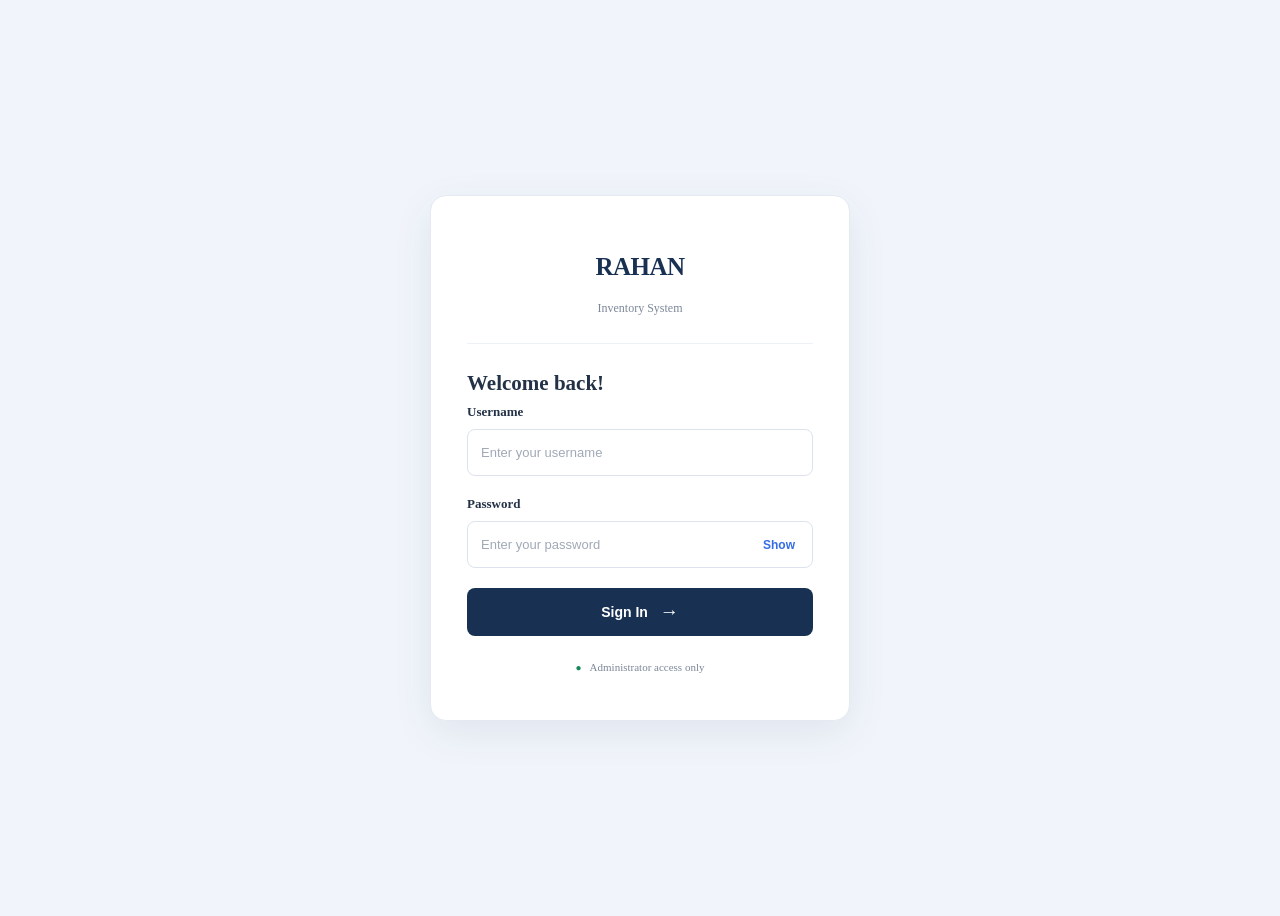
<file: src/frontend/index.html>
<!DOCTYPE html>
<html lang="en">
<head>
    <meta charset="UTF-8">
    <meta name="viewport" content="width=device-width, initial-scale=1.0">

    <title>InventoryPro | Login</title>

    <link rel="stylesheet" href="style.css">
</head>
<body class="login-body">

    <main class="login-container">

        <section class="login-card">


            <h1>RAHAN </h1>
            <p class="login-subtitle">Inventory System</p>

            <div class="login-divider"></div>

            <h2>Welcome back!</h2>
            
            <form id="loginForm">

                <div class="login-field">
                    <label for="username">Username</label>

                    <input
                        type="text"
                        id="username"
                        name="username"
                        placeholder="Enter your username"
                        autocomplete="username"
                        required
                    >
                </div>

                <div class="login-field">
                    <label for="password">Password</label>

                    <div class="password-wrapper">
                        <input
                            type="password"
                            id="password"
                            name="password"
                            placeholder="Enter your password"
                            autocomplete="current-password"
                            required
                        >

                        <button
                            type="button"
                            id="togglePassword"
                            class="toggle-password"
                            aria-label="Show password"
                        >Show</button>
                    </div>
                </div>

                <p id="loginMessage" class="login-message" role="alert"></p>

                <button type="submit" class="login-button">
                    Sign In <span>→</span>
                </button>

            </form>

            <p class="login-security">
                <span>●</span> Administrator access only
            </p>

        </section>

        
    </main>

    <script src="jscript/script.js"></script>
</body>
</html>
</file>
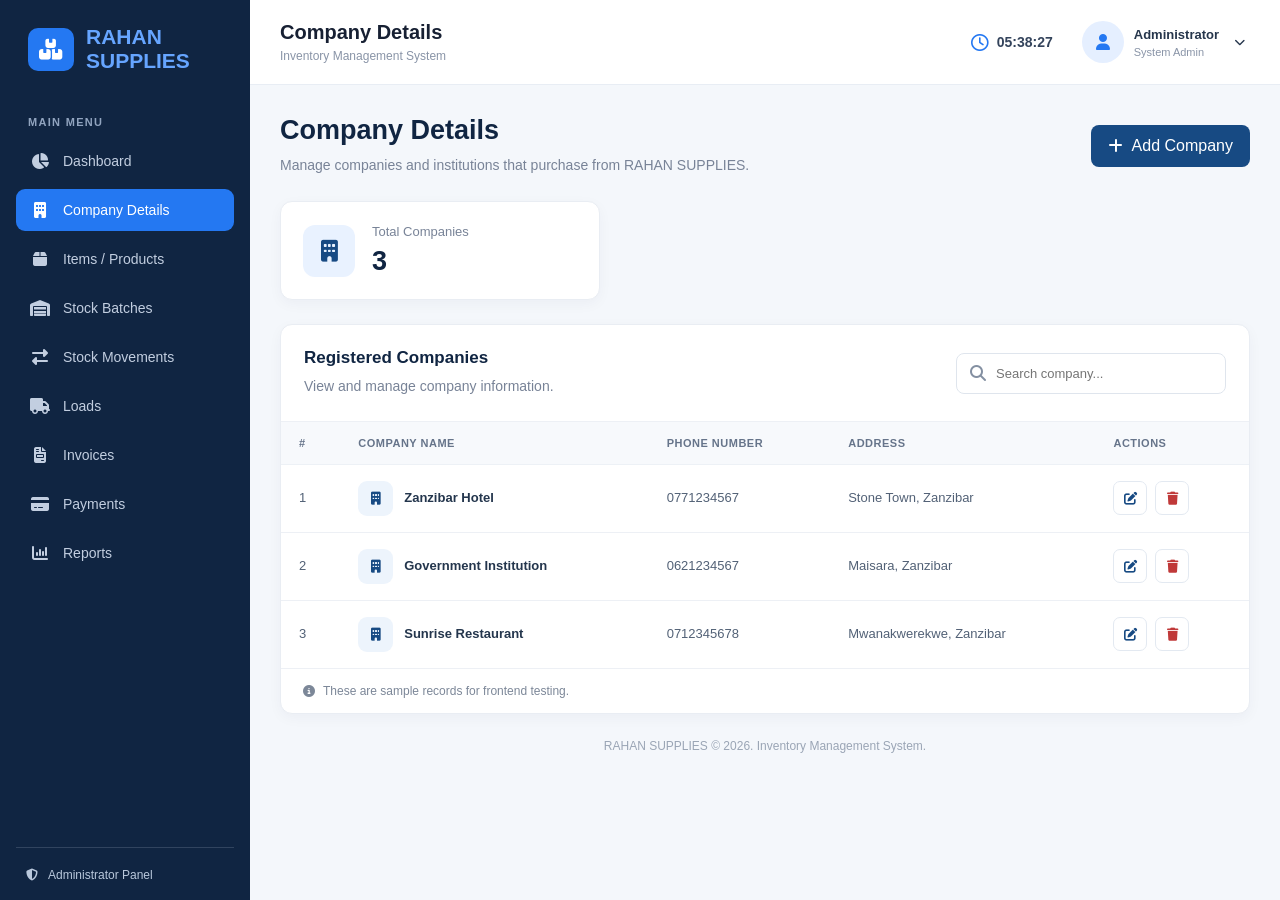
<file: src/frontend/companies.html>
<!DOCTYPE html>
<html lang="en">
<head>
    <meta charset="UTF-8">
    <meta name="viewport" content="width=device-width, initial-scale=1.0">
    <title>RAHAN SUPPLIES | Company Details</title>

    <link rel="stylesheet" href="style.css">
    <link rel="stylesheet"
          href="https://cdnjs.cloudflare.com/ajax/libs/font-awesome/6.7.2/css/all.min.css">
</head>

<body class="dashboard-body">
    <div id="app"></div>

    <script src="jscript/layout.js"></script>
    <script src="jscript/companies.js"></script>
</body>
</html>
</file>
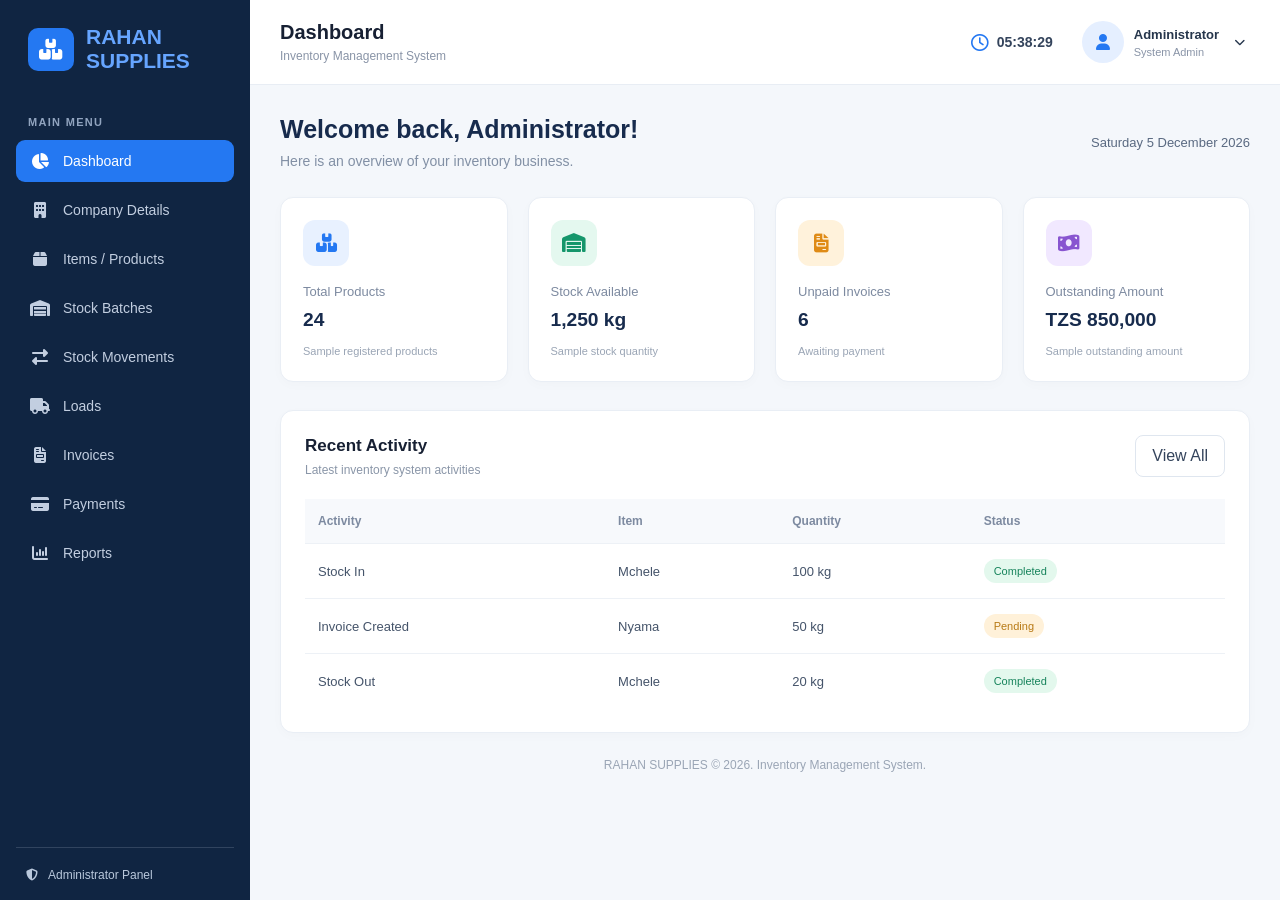
<file: src/frontend/dashboard.html>
<!DOCTYPE html>
<html lang="en">
<head>
    <meta charset="UTF-8">
    <meta name="viewport" content="width=device-width, initial-scale=1.0">
    <title>RAHAN SUPPLIES | Dashboard</title>

    <link rel="stylesheet" href="style.css">
    <link rel="stylesheet"
          href="https://cdnjs.cloudflare.com/ajax/libs/font-awesome/6.7.2/css/all.min.css">
</head>
<body class="dashboard-body">

    <!-- Shared sidebar and navbar will appear here -->
    <div id="app"></div>

    <script src="jscript/layout.js"></script>
    <script src="jscript/dashboard.js"></script>
</body>
</html>
</file>
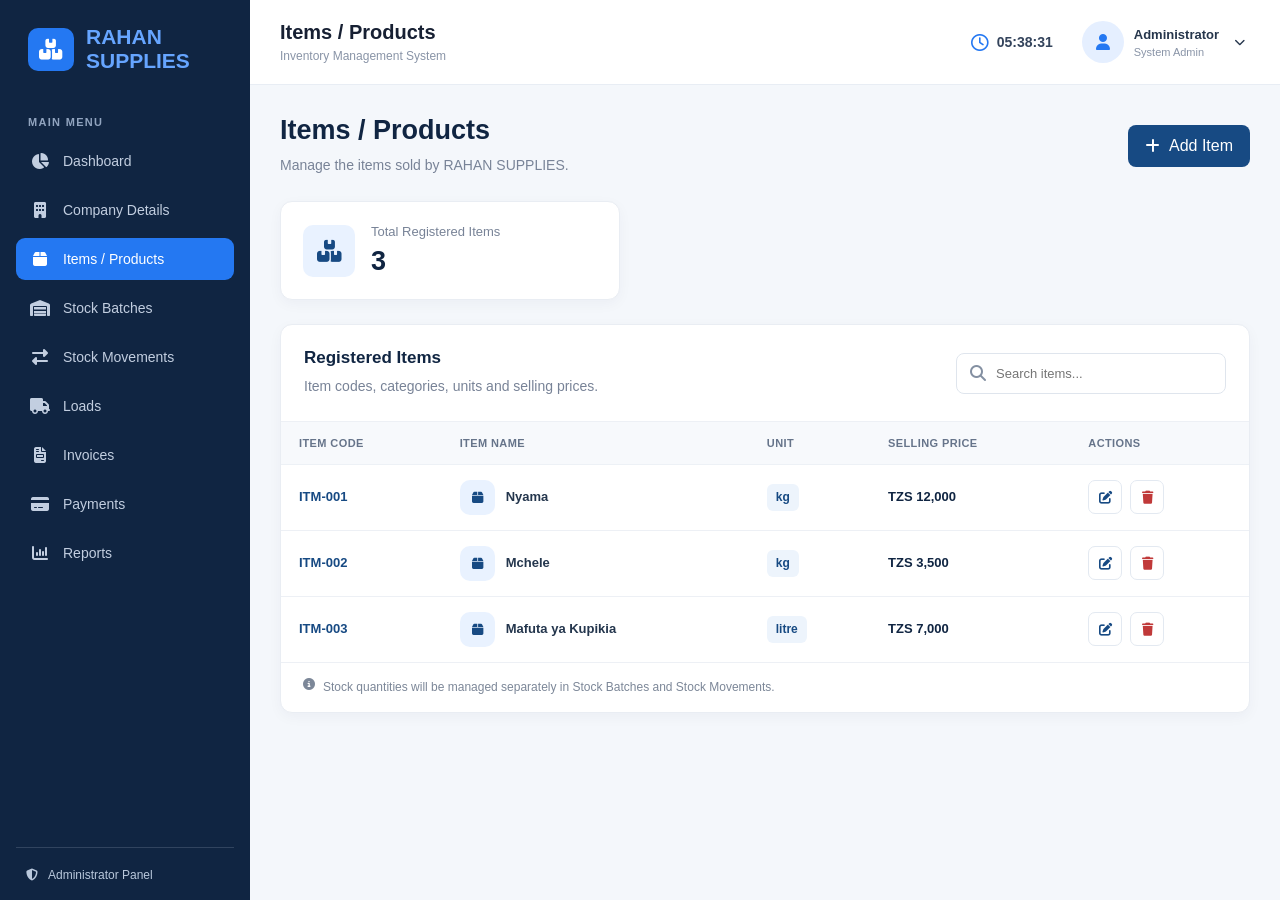
<file: src/frontend/items.html>
<!DOCTYPE html>
<html lang="en">
<head>
    <meta charset="UTF-8">
    <meta name="viewport" content="width=device-width, initial-scale=1.0">
    <title>RAHAN SUPPLIES | Items</title>

    <link rel="stylesheet" href="style.css">
    
    <link rel="stylesheet"
          href="https://cdnjs.cloudflare.com/ajax/libs/font-awesome/6.7.2/css/all.min.css">
</head>
<body class="dashboard-body">

    <!-- Shared sidebar and navbar -->
    <div id="app"></div>

    <!-- Items page HTML -->
    <template id="itemsPageTemplate">
        <div class="items-page">

            <div class="items-heading">
                <div>
                    <h1>Items / Products</h1>
                    <p>Manage the items sold by RAHAN SUPPLIES.</p>
                </div>

                <button type="button" class="items-primary-btn" id="addItemBtn">
                    <i class="fa-solid fa-plus"></i>
                    Add Item
                </button>
            </div>

            <div class="items-stats">
                <div class="items-stat-card">
                    <span class="items-stat-icon">
                        <i class="fa-solid fa-boxes-stacked"></i>
                    </span>
                    <div>
                        <p>Total Registered Items</p>
                        <h2 id="totalItems">0</h2>
                    </div>
                </div>
            </div>

            <section class="items-card">
                <div class="items-toolbar">
                    <div>
                        <h3>Registered Items</h3>
                        <p>Item codes, categories, units and selling prices.</p>
                    </div>

                    <div class="items-search">
                        <i class="fa-solid fa-magnifying-glass"></i>
                        <input type="search" id="itemSearch"
                               placeholder="Search items..."
                               aria-label="Search items">
                    </div>
                </div>

                <div class="table-wrapper">
                    <table class="items-table">
                        <thead>
                            <tr>
                                <th>Item Code</th>
                                <th>Item Name</th>                             
                                <th>Unit</th>
                                <th>Selling Price</th>
                                <th>Actions</th>
                            </tr>
                        </thead>
                        <tbody id="itemsTableBody"></tbody>
                    </table>
                </div>

                <p class="items-note">
                    <i class="fa-solid fa-circle-info"></i>
                    Stock quantities will be managed separately in Stock Batches
                    and Stock Movements.
                </p>
            </section>

        </div>

        <!-- Add/Edit Item Modal -->
        <div class="items-modal" id="itemModal">
            <div class="items-modal-card">

                <div class="items-modal-heading">
                    <div>
                        <h2 id="itemModalTitle">Add Item</h2>
                        <p>Enter the item information below.</p>
                    </div>

                    <button type="button" id="closeItemModal"
                            class="items-close-btn" aria-label="Close">
                        <i class="fa-solid fa-xmark"></i>
                    </button>
                </div>

                <form id="itemForm">
                    <label for="itemName">Item Name</label>
                    <input id="itemName" type="text"
                           placeholder="e.g. Mchele" required maxlength="100">

                    <label for="itemCode">Item Code</label>
                    <input id="itemCode" type="text"
                           placeholder="e.g. ITM-004" required maxlength="30">

                    

                    <label for="itemUnit">Unit of Measurement</label>
                    <select id="itemUnit" required>
                        <option value="kg">Kilogram (kg)</option>
                       
                    </select>

                    <label for="itemPrice">Selling Price (TZS per unit)</label>
                    <input id="itemPrice" type="number"
                           min="0" step="0.01"
                           placeholder="e.g. 3500" required>

                    <p id="itemFormMessage" class="items-form-message"></p>

                    <div class="items-form-actions">
                        <button type="button" id="cancelItemBtn"
                                class="items-cancel-btn">Cancel</button>

                        <button type="submit" class="items-primary-btn">
                            <i class="fa-solid fa-floppy-disk"></i>
                            Save Item
                        </button>
                    </div>
                </form>

            </div>
        </div>
    </template>

    <script src="jscript/layout.js"></script>
    <script src="jscript/items.js"></script>
</body>
</html>
</file>
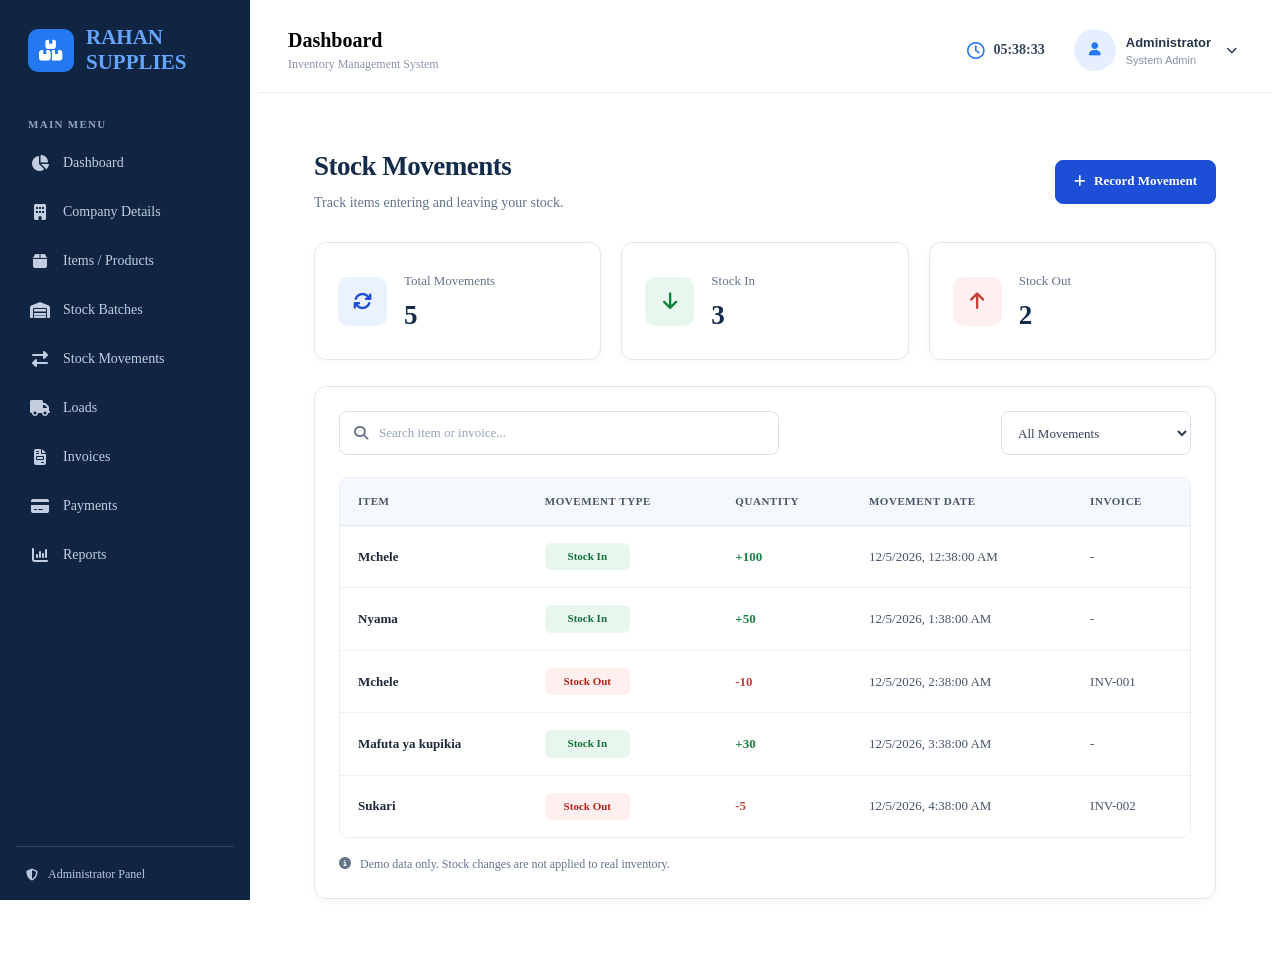
<file: src/frontend/movements.html>
<!DOCTYPE html>
<html lang="en">
<head>
    <meta charset="UTF-8">
    <meta name="viewport" content="width=device-width, initial-scale=1.0">
    <title>Stock Movements | RAHAN SUPPLIES</title>

    <link rel="stylesheet" href="style.css">

    <link rel="stylesheet"
          href="https://cdnjs.cloudflare.com/ajax/libs/font-awesome/6.5.0/css/all.min.css">
</head>
<body>
    <div id="app"></div>

    <template id="stockMovementsPageTemplate">
        <section class="movements-page">

            <div class="movements-header">
                <div>
                    <h1>Stock Movements</h1>
                    <p>Track items entering and leaving your stock.</p>
                </div>

                <button type="button" class="movement-primary-btn"
                        id="addMovementBtn">
                    <i class="fa-solid fa-plus"></i>
                    Record Movement
                </button>
            </div>

            <div class="movement-summary">
                <div class="movement-summary-card">
                    <div class="movement-summary-icon total-icon">
                        <i class="fa-solid fa-arrows-rotate"></i>
                    </div>
                    <div>
                        <p>Total Movements</p>
                        <h2 id="totalMovements">0</h2>
                    </div>
                </div>

                <div class="movement-summary-card">
                    <div class="movement-summary-icon in-icon">
                        <i class="fa-solid fa-arrow-down"></i>
                    </div>
                    <div>
                        <p>Stock In</p>
                        <h2 id="stockInTotal">0</h2>
                    </div>
                </div>

                <div class="movement-summary-card">
                    <div class="movement-summary-icon out-icon">
                        <i class="fa-solid fa-arrow-up"></i>
                    </div>
                    <div>
                        <p>Stock Out</p>
                        <h2 id="stockOutTotal">0</h2>
                    </div>
                </div>
            </div>

            <div class="movement-content-card">
                <div class="movement-toolbar">
                    <div class="movement-search">
                        <i class="fa-solid fa-magnifying-glass"></i>
                        <input type="search" id="movementSearch"
                               placeholder="Search item or invoice...">
                    </div>

                    <select id="movementTypeFilter"
                            aria-label="Filter movements">
                        <option value="ALL">All Movements</option>
                        <option value="IN">Stock In</option>
                        <option value="OUT">Stock Out</option>
                    </select>
                </div>

                <div class="movement-table-wrapper">
                    <table class="movement-table">
                        <thead>
                            <tr>
                                <th>Item</th>
                                <th>Movement Type</th>
                                <th>Quantity</th>
                                <th>Movement Date</th>
                                <th>Invoice</th>
                            </tr>
                        </thead>
                        <tbody id="movementsTableBody">
                            <tr>
                                <td colspan="5">Loading movements...</td>
                            </tr>
                        </tbody>
                    </table>
                </div>

                <p class="movement-table-note">
                    <i class="fa-solid fa-circle-info"></i>
                    Demo data only. Stock changes are not applied to real inventory.
                </p>
            </div>

            <!-- Record Movement Modal -->
            <div class="movement-modal" id="movementModal">
                <div class="movement-modal-content">
                    <div class="movement-modal-header">
                        <div>
                            <h2>Record Stock Movement</h2>
                            <p>Enter the movement details below.</p>
                        </div>

                        <button type="button" id="closeMovementModal"
                                class="movement-close-btn"
                                aria-label="Close form">
                            <i class="fa-solid fa-xmark"></i>
                        </button>
                    </div>

                    <form id="movementForm">
                        <div class="movement-form-group">
                            <label for="movementItem">Item</label>
                            <select id="movementItem" required>
                                <option value="">Select item</option>
                            </select>
                        </div>

                        <div class="movement-form-group">
                            <label for="movementType">Movement Type</label>
                            <select id="movementType" required>
                                <option value="">Select movement type</option>
                                <option value="IN">Stock In</option>
                                <option value="OUT">Stock Out</option>
                            </select>
                        </div>

                        <div class="movement-form-group">
                            <label for="movementQuantity">Quantity</label>
                            <input type="number" id="movementQuantity"
                                   min="0.01" step="0.01"
                                   placeholder="Enter quantity" required>
                        </div>

                        <div class="movement-form-group">
                            <label for="movementDate">Movement Date and Time</label>
                            <input type="datetime-local" id="movementDate" required>
                        </div>

                        <div class="movement-form-group">
                            <label for="movementInvoice">Invoice (Optional)</label>
                            <select id="movementInvoice">
                                <option value="">No invoice</option>
                            </select>
                        </div>

                        <div id="movementMessage" class="movement-message"></div>

                        <div class="movement-form-actions">
                            <button type="button" id="cancelMovementBtn"
                                    class="movement-cancel-btn">
                                Cancel
                            </button>

                            <button type="submit" class="movement-primary-btn">
                                Save Movement
                            </button>
                        </div>
                    </form>
                </div>
            </div>

        </section>
    </template>

    <script src="jscript/layout.js"></script>
    <script src="jscript/movement.js"></script>
</body>
</html>
</file>
<file: src/frontend/style.css>
/* =========================
   LOGIN PAGE
========================= */

.login-body {
    min-height: 100vh;
    min-height: 100dvh;
    background: #f1f5fb;
    display: flex;
    align-items: center;
    justify-content: center;
    padding: 24px 16px;
}

.login-container {
    width: 100%;
    max-width: 420px;
    margin: auto;
}

.login-card {
    background: #ffffff;
    border: 1px solid #e5eaf2;
    border-radius: 16px;
    padding: 36px;
    box-shadow: 0 12px 40px rgba(20, 43, 74, 0.08);
}

.login-logo {
    width: 56px;
    height: 56px;
    margin: 0 auto 17px;
    display: grid;
    place-items: center;
    background: #183153;
    color: white;
    border-radius: 15px;
    font-size: 30px;
    font-weight: bold;
    box-shadow: 0 5px 14px rgba(24, 49, 83, 0.2);
}

.login-card h1 {
    color: #183153;
    font-size: 25px;
    text-align: center;
    letter-spacing: -0.5px;
}

.login-subtitle {
    text-align: center;
    color: #7c8798;
    font-size: 12px;
    margin-top: 7px;
}

.login-divider {
    height: 1px;
    background: #edf0f5;
    margin: 27px 0;
}

.login-card h2 {
    font-size: 21px;
    color: #243247;
    margin-bottom: 8px;
}

.login-description {
    color: #7c8798;
    font-size: 13px;
    line-height: 1.6;
    margin-bottom: 25px;
}

.login-field {
    margin-bottom: 20px;
}

.login-field label {
    display: block;
    color: #243247;
    font-size: 13px;
    font-weight: 600;
    margin-bottom: 9px;
}

.login-field input {
    width: 100%;
    min-width: 0;
    height: 47px;
    padding: 0 13px;
    border: 1px solid #dce3ed;
    border-radius: 8px;
    outline: none;
    background: #ffffff;
    color: #243247;
    font-size: 13px;
    transition: border-color 0.2s, box-shadow 0.2s;
}

.login-field input::placeholder {
    color: #a0a9b7;
}

.login-field input:focus {
    border-color: #356de6;
    box-shadow: 0 0 0 3px rgba(53, 109, 230, 0.10);
}

.password-wrapper {
    display: flex;
    align-items: center;
    position: relative;
}

.password-wrapper input {
    padding-right: 60px;
}

.toggle-password {
    position: absolute;
    right: 12px;
    border: none;
    background: transparent;
    color: #356de6;
    font-size: 12px;
    font-weight: 600;
    cursor: pointer;
}

.login-button {
    width: 100%;
    height: 48px;
    border: none;
    border-radius: 8px;
    background: #183153;
    color: white;
    font-size: 14px;
    font-weight: 600;
    cursor: pointer;
    display: flex;
    align-items: center;
    justify-content: center;
    gap: 12px;
    transition: background 0.2s, transform 0.2s;
}

.login-button:hover {
    background: #254a77;
}

.login-button:active {
    transform: scale(0.99);
}

.login-button span {
    font-size: 19px;
}

.login-message {
    display: none;
    color: #c64747;
    background: #fff0f0;
    border-radius: 6px;
    padding: 10px;
    font-size: 12px;
    line-height: 1.5;
    margin-bottom: 15px;
}

.login-message.visible {
    display: block;
}

.login-security {
    display: flex;
    justify-content: center;
    align-items: center;
    gap: 8px;
    color: #7c8798;
    font-size: 11px;
    margin-top: 25px;
}

.login-security span {
    color: #18865b;
    font-size: 10px;
}

.login-footer {
    text-align: center;
    color: #8792a2;
    font-size: 11px;
    margin-top: 22px;
    line-height: 1.8;
}

.login-footer span {
    margin: 0 5px;
}

@media (max-width: 480px) {
    .login-body {
        padding: 18px 14px;
    }

    .login-card {
        padding: 28px 22px;
        border-radius: 13px;
    }

    .login-card h1 {
        font-size: 23px;
    }

    .login-card h2 {
        font-size: 20px;
    }
}

@media (max-height: 600px) {
    .login-body {
        align-items: flex-start;
    }
}



/* ==============================
   INVENTORY DASHBOARD
============================== */

* {
    box-sizing: border-box;
}

.dashboard-body {
    margin: 0;
    font-family: "Segoe UI", Arial, sans-serif;
    background: #f4f7fb;
    color: #172033;
}

.dashboard-body button,
.dashboard-body input {
    font: inherit;
}

.dashboard-body button {
    cursor: pointer;
}

/* SIDEBAR */

.sidebar {
    position: fixed;
    top: 0;
    left: 0;
    width: 250px;
    height: 100vh;
    background: #102542;
    color: #fff;
    display: flex;
    flex-direction: column;
    padding: 25px 16px 18px;
    z-index: 1000;
    transition: transform 0.3s ease;
}

.sidebar-brand {
    display: flex;
    align-items: center;
    gap: 12px;
    padding: 0 12px 32px;
    font-size: 21px;
    font-weight: 700;
}

.sidebar-brand > i {
    background: #2478f2;
    padding: 11px;
    border-radius: 10px;
}

.brand-highlight {
    color: #66a5ff;
}

.menu-label {
    color: #91a4bf;
    font-size: 11px;
    font-weight: 700;
    letter-spacing: 1.3px;
    padding: 0 12px;
    margin-bottom: 12px;
}

.sidebar-menu {
    display: flex;
    flex-direction: column;
    gap: 7px;
}

.menu-link {
    display: flex;
    align-items: center;
    gap: 14px;
    padding: 13px 14px;
    border-radius: 9px;
    color: #c2cee0;
    text-decoration: none;
    font-size: 14px;
    transition: 0.2s;
}

.menu-link i {
    width: 19px;
    text-align: center;
    font-size: 16px;
}

.menu-link:hover,
.menu-link.active {
    color: #fff;
    background: #2478f2;
}

.sidebar-footer {
    margin-top: auto;
    border-top: 1px solid #31445f;
    padding: 20px 10px 0;
    display: flex;
    align-items: center;
    gap: 10px;
    color: #b9c8dc;
    font-size: 12px;
}

/* MAIN CONTENT */

.main-content {
    margin-left: 250px;
    min-height: 100vh;
}

/* NAVBAR */

.top-navbar {
    min-height: 85px;
    background: #fff;
    border-bottom: 1px solid #e8edf4;
    padding: 16px 30px;
    display: flex;
    align-items: center;
    justify-content: space-between;
    gap: 20px;
    position: sticky;
    top: 0;
    z-index: 500;
}

.navbar-left,
.navbar-right {
    display: flex;
    align-items: center;
    gap: 16px;
}

.navbar-left h2 {
    margin: 0 0 5px;
    font-size: 20px;
}

.navbar-subtitle {
    margin: 0;
    color: #8994a7;
    font-size: 12px;
}

.navbar-right {
    gap: 24px;
}

.icon-button {
    width: 40px;
    height: 40px;
    border: 1px solid #e3e9f1;
    border-radius: 9px;
    background: #fff;
    color: #34445c;
    display: inline-flex;
    align-items: center;
    justify-content: center;
}

.menu-toggle {
    display: none;
}

.clock {
    display: flex;
    align-items: center;
    gap: 9px;
    color: #34445c;
    font-size: 14px;
    font-weight: 600;
    white-space: nowrap;
}

.clock i {
    color: #2478f2;
    font-size: 17px;
}

/* PROFILE DROPDOWN */

.profile-wrapper {
    position: relative;
}

.profile-button {
    display: flex;
    align-items: center;
    gap: 10px;
    border: none;
    background: transparent;
    padding: 5px;
    color: #26364c;
}

.profile-avatar {
    width: 42px;
    height: 42px;
    background: #e5efff;
    color: #2478f2;
    border-radius: 50%;
    display: flex;
    align-items: center;
    justify-content: center;
}

.profile-info {
    display: flex;
    flex-direction: column;
    align-items: flex-start;
    gap: 4px;
}

.profile-info strong {
    font-size: 13px;
}

.profile-info small {
    font-size: 11px;
    color: #8994a7;
}

.profile-button > .fa-chevron-down {
    font-size: 11px;
    margin-left: 5px;
}

.profile-dropdown {
    display: none;
    position: absolute;
    top: calc(100% + 12px);
    right: 0;
    width: 210px;
    padding: 7px;
    background: #fff;
    border: 1px solid #e8edf4;
    border-radius: 12px;
    box-shadow: 0 12px 35px #1720331a;
    z-index: 1200;
}

.profile-dropdown.show {
    display: block;
}

.profile-dropdown button {
    display: flex;
    align-items: center;
    gap: 12px;
    width: 100%;
    padding: 12px;
    border: none;
    border-radius: 8px;
    background: transparent;
    color: #34445c;
    text-align: left;
    font-size: 13px;
}

.profile-dropdown button:hover {
    background: #f0f5fc;
}

.profile-dropdown .logout-option {
    color: #d64545;
}

/* DASHBOARD BODY */

.dashboard-page {
    padding: 30px;
}

.welcome-section {
    display: flex;
    align-items: center;
    justify-content: space-between;
    gap: 20px;
    margin-bottom: 28px;
}

.welcome-section h1 {
    margin: 0 0 9px;
    font-size: 25px;
    color: #172b4d;
}

.welcome-section p {
    margin: 0;
    color: #8290a5;
    font-size: 14px;
}

.today-date {
    color: #596981;
    font-size: 13px;
    white-space: nowrap;
}

/* SUMMARY CARDS */

.summary-cards {
    display: grid;
    grid-template-columns: repeat(4, minmax(0, 1fr));
    gap: 20px;
    margin-bottom: 28px;
}

.summary-card {
    background: #fff;
    border: 1px solid #e9eef5;
    border-radius: 13px;
    padding: 22px;
    min-width: 0;
    box-shadow: 0 3px 12px #17203305;
}

.summary-icon {
    width: 46px;
    height: 46px;
    border-radius: 12px;
    display: flex;
    align-items: center;
    justify-content: center;
    font-size: 19px;
    margin-bottom: 18px;
}

.blue-icon {
    color: #2478f2;
    background: #e8f1ff;
}

.green-icon {
    color: #15966b;
    background: #e4f8ef;
}

.orange-icon {
    color: #df8b16;
    background: #fff2db;
}

.purple-icon {
    color: #8854d0;
    background: #f1e8ff;
}

.summary-card p {
    margin: 0 0 10px;
    color: #7d8aa0;
    font-size: 13px;
}

.summary-card h3 {
    margin: 0 0 10px;
    font-size: clamp(19px, 1.5vw, 25px);
    overflow-wrap: anywhere;
    color: #172b4d;
}

.summary-card small {
    color: #9aa5b5;
    font-size: 11px;
}

/* RECENT ACTIVITY TABLE */

.content-card {
    background: #fff;
    border: 1px solid #e9eef5;
    border-radius: 13px;
    padding: 24px;
    box-shadow: 0 3px 12px #17203305;
}

.section-heading {
    display: flex;
    justify-content: space-between;
    align-items: center;
    gap: 15px;
    margin-bottom: 22px;
}

.section-heading h3 {
    margin: 0 0 7px;
    font-size: 17px;
}

.section-heading p {
    margin: 0;
    font-size: 12px;
    color: #8a96a8;
}

.secondary-button,
.primary-button {
    padding: 11px 16px;
    border-radius: 8px;
    font-size: 13px;
}

.secondary-button {
    border: 1px solid #dfe6ef;
    color: #34445c;
    background: #fff;
}

.secondary-button:hover {
    background: #f4f7fb;
}

.primary-button {
    border: none;
    background: #2478f2;
    color: #fff;
}

.primary-button:hover {
    background: #1765d1;
}

.table-wrapper {
    width: 100%;
    overflow-x: auto;
}

.dashboard-body table {
    width: 100%;
    border-collapse: collapse;
    text-align: left;
    white-space: nowrap;
}

.dashboard-body th {
    background: #f7f9fc;
    color: #7d8aa0;
    font-size: 12px;
    font-weight: 600;
}

.dashboard-body th,
.dashboard-body td {
    padding: 15px 13px;
    border-bottom: 1px solid #edf1f6;
}

.dashboard-body td {
    color: #45546a;
    font-size: 13px;
}

.dashboard-body tbody tr:last-child td {
    border-bottom: none;
}

.status-badge {
    display: inline-block;
    padding: 6px 10px;
    border-radius: 20px;
    font-size: 11px;
}

.status-completed {
    background: #e3f8ed;
    color: #16835b;
}

.status-pending {
    background: #fff1d9;
    color: #b77914;
}

.dashboard-footer {
    text-align: center;
    padding: 25px 10px 5px;
    color: #9aa5b5;
    font-size: 12px;
}

/* CHANGE PASSWORD MODAL */

.modal-overlay {
    display: none;
    position: fixed;
    inset: 0;
    background: #0b1830a6;
    z-index: 2000;
    padding: 20px;
    align-items: center;
    justify-content: center;
}

.modal-overlay.show {
    display: flex;
}

.modal-card {
    width: 100%;
    max-width: 460px;
    max-height: 90vh;
    overflow-y: auto;
    background: #fff;
    border-radius: 15px;
    padding: 26px;
    box-shadow: 0 20px 60px #0002;
}

.modal-heading {
    display: flex;
    align-items: flex-start;
    justify-content: space-between;
    gap: 15px;
    margin-bottom: 25px;
}

.modal-heading h3 {
    margin: 0 0 8px;
    font-size: 20px;
}

.modal-heading p {
    margin: 0;
    color: #8994a7;
    font-size: 13px;
}

#changePasswordForm {
    display: flex;
    flex-direction: column;
}

#changePasswordForm label {
    margin: 14px 0 8px;
    color: #34445c;
    font-size: 13px;
    font-weight: 600;
}

#changePasswordForm input {
    width: 100%;
    padding: 12px 13px;
    border: 1px solid #dce4ee;
    border-radius: 8px;
    outline: none;
    background: #fff;
    color: #172033;
}

#changePasswordForm input:focus {
    border-color: #2478f2;
    box-shadow: 0 0 0 3px #2478f21a;
}

.form-message {
    font-size: 12px;
    line-height: 1.5;
    margin: 12px 0 0;
}

.form-message.error {
    color: #d64545;
}

.form-message.success {
    color: #16835b;
}

.modal-actions {
    display: flex;
    justify-content: flex-end;
    gap: 10px;
    margin-top: 24px;
}

/* RESPONSIVE DESIGN */

@media (max-width: 1200px) {
    .summary-cards {
        grid-template-columns: repeat(2, minmax(0, 1fr));
    }
}

@media (max-width: 900px) {
    .sidebar {
        transform: translateX(-100%);
    }

    .sidebar.open {
        transform: translateX(0);
        box-shadow: 10px 0 35px #0002;
    }

    .main-content {
        margin-left: 0;
    }

    .menu-toggle {
        display: inline-flex;
    }

    .top-navbar {
        padding: 15px 20px;
    }

    .dashboard-page {
        padding: 22px 20px;
    }
}

@media (max-width: 600px) {
    .top-navbar {
        align-items: flex-start;
        padding: 14px;
        gap: 10px;
    }

    .navbar-left {
        gap: 10px;
    }

    .navbar-left h2 {
        font-size: 17px;
    }

    .navbar-subtitle {
        font-size: 10px;
    }

    .navbar-right {
        gap: 10px;
        flex-wrap: wrap;
        justify-content: flex-end;
    }

    .clock {
        font-size: 12px;
        gap: 5px;
    }

    .profile-info,
    .profile-button > .fa-chevron-down {
        display: none;
    }

    .profile-avatar {
        width: 37px;
        height: 37px;
    }

    .welcome-section {
        align-items: flex-start;
        flex-direction: column;
        gap: 12px;
    }

    .welcome-section h1 {
        font-size: 21px;
    }

    .summary-cards {
        grid-template-columns: 1fr;
        gap: 14px;
    }

    .summary-card {
        padding: 18px;
    }

    .summary-icon {
        margin-bottom: 12px;
    }

    .content-card {
        padding: 16px;
    }

    .section-heading {
        align-items: flex-start;
    }

    .modal-card {
        padding: 20px;
    }
}

/* COMPANY DETAILS PAGE */

.company-page {
    width: 100%;
}

.company-heading {
    display: flex;
    justify-content: space-between;
    align-items: center;
    gap: 20px;
    margin-bottom: 25px;
}

.company-heading h1 {
    color: #102542;
    font-size: 27px;
    margin: 0 0 8px;
}

.company-heading p,
.company-toolbar p {
    color: #788397;
    font-size: 14px;
    margin: 0;
    line-height: 1.6;
}

.company-primary-btn {
    display: inline-flex;
    align-items: center;
    justify-content: center;
    gap: 9px;
    background: #174a83;
    color: #fff;
    border: none;
    border-radius: 8px;
    padding: 12px 17px;
    font-size: 14px;
    font-weight: 600;
    cursor: pointer;
    transition: background 0.2s, transform 0.2s;
}

.company-primary-btn:hover {
    background: #102542;
    transform: translateY(-1px);
}

.company-stats {
    margin-bottom: 24px;
}

.company-stat-card {
    display: flex;
    align-items: center;
    gap: 17px;
    background: #fff;
    padding: 22px;
    border: 1px solid #e9edf3;
    border-radius: 12px;
    box-shadow: 0 4px 14px rgba(16, 37, 66, 0.04);
    max-width: 320px;
}

.company-stat-icon {
    display: flex;
    align-items: center;
    justify-content: center;
    width: 52px;
    height: 52px;
    border-radius: 12px;
    background: #e9f2ff;
    color: #174a83;
    font-size: 22px;
    flex-shrink: 0;
}

.company-stat-card p {
    margin: 0 0 7px;
    color: #788397;
    font-size: 13px;
}

.company-stat-card h2 {
    margin: 0;
    color: #102542;
    font-size: 27px;
}

.company-card {
    background: #fff;
    border: 1px solid #e9edf3;
    border-radius: 12px;
    box-shadow: 0 4px 14px rgba(16, 37, 66, 0.04);
    overflow: hidden;
}

.company-toolbar {
    display: flex;
    justify-content: space-between;
    align-items: center;
    gap: 20px;
    padding: 23px;
    border-bottom: 1px solid #edf0f5;
}

.company-toolbar h3 {
    margin: 0 0 7px;
    color: #102542;
    font-size: 17px;
}

.company-search {
    display: flex;
    align-items: center;
    gap: 10px;
    width: 270px;
    max-width: 100%;
    padding: 0 13px;
    border: 1px solid #dfe5ed;
    border-radius: 8px;
    background: #fff;
    color: #8490a2;
}

.company-search:focus-within {
    border-color: #174a83;
    box-shadow: 0 0 0 3px rgba(23, 74, 131, 0.08);
}

.company-search input {
    width: 100%;
    min-width: 0;
    padding: 12px 0;
    border: none;
    outline: none;
    color: #25364d;
    background: transparent;
    font-size: 13px;
}

.company-table {
    width: 100%;
    border-collapse: collapse;
    min-width: 680px;
}

.company-table thead {
    background: #f7f9fc;
}

.company-table th {
    padding: 15px 18px;
    text-align: left;
    color: #66748a;
    font-size: 11px;
    text-transform: uppercase;
    letter-spacing: 0.5px;
    font-weight: 700;
    white-space: nowrap;
}

.company-table td {
    padding: 16px 18px;
    border-bottom: 1px solid #edf0f5;
    color: #526176;
    font-size: 13px;
    line-height: 1.6;
}

.company-table tbody tr:last-child td {
    border-bottom: none;
}

.company-table tbody tr:hover {
    background: #fafcff;
}

.company-name-cell {
    display: flex;
    align-items: center;
    gap: 11px;
    color: #24364d;
}

.company-row-icon {
    display: flex;
    align-items: center;
    justify-content: center;
    width: 35px;
    height: 35px;
    flex-shrink: 0;
    border-radius: 9px;
    background: #edf4fc;
    color: #174a83;
}

.company-actions {
    display: flex;
    align-items: center;
    gap: 8px;
}

.company-action-btn {
    display: flex;
    align-items: center;
    justify-content: center;
    width: 34px;
    height: 34px;
    border-radius: 7px;
    border: 1px solid #e3e9f1;
    background: #fff;
    color: #174a83;
    cursor: pointer;
}

.company-action-btn:hover {
    background: #edf4fc;
}

.delete-company-btn {
    color: #c03939;
}

.delete-company-btn:hover {
    background: #fff0f0;
}

.company-note {
    display: flex;
    align-items: center;
    gap: 8px;
    margin: 0;
    padding: 15px 22px;
    border-top: 1px solid #edf0f5;
    color: #7c8798;
    font-size: 12px;
}

.company-empty {
    text-align: center;
    padding: 40px 15px !important;
    color: #7c8798 !important;
}

.company-empty i {
    font-size: 27px;
    margin-bottom: 8px;
}

.company-empty p {
    margin: 0;
}

.company-modal {
    position: fixed;
    inset: 0;
    z-index: 2000;
    display: none;
    align-items: center;
    justify-content: center;
    padding: 20px;
    background: rgba(12, 28, 49, 0.55);
}

.company-modal.show {
    display: flex;
}

.company-modal-card {
    width: 100%;
    max-width: 490px;
    max-height: 90vh;
    overflow-y: auto;
    padding: 27px;
    background: #fff;
    border-radius: 14px;
    box-shadow: 0 20px 60px rgba(0, 0, 0, 0.2);
}

.company-modal-heading {
    display: flex;
    justify-content: space-between;
    align-items: flex-start;
    gap: 15px;
    margin-bottom: 24px;
}

.company-modal-heading h2 {
    margin: 0 0 7px;
    color: #102542;
    font-size: 22px;
}

.company-modal-heading p {
    margin: 0;
    color: #788397;
    font-size: 13px;
    line-height: 1.5;
}

.company-close-btn {
    border: none;
    background: transparent;
    color: #758196;
    font-size: 22px;
    cursor: pointer;
}

#companyForm {
    display: flex;
    flex-direction: column;
    gap: 10px;
}

#companyForm label {
    color: #34445a;
    font-size: 13px;
    font-weight: 600;
    margin-top: 7px;
}

#companyForm input,
#companyForm textarea {
    width: 100%;
    padding: 12px 13px;
    border: 1px solid #dfe5ed;
    border-radius: 8px;
    outline: none;
    color: #25364d;
    font: inherit;
    font-size: 14px;
    background: #fff;
}

#companyForm input:focus,
#companyForm textarea:focus {
    border-color: #174a83;
    box-shadow: 0 0 0 3px rgba(23, 74, 131, 0.08);
}

#companyForm textarea {
    resize: vertical;
}

.company-form-message {
    min-height: 17px;
    margin: 0;
    color: #c03939;
    font-size: 12px;
}

.company-form-actions {
    display: flex;
    justify-content: flex-end;
    gap: 10px;
    margin-top: 8px;
}

.company-cancel-btn {
    padding: 11px 16px;
    border: 1px solid #dfe5ed;
    border-radius: 8px;
    background: #fff;
    color: #526176;
    font-weight: 600;
    cursor: pointer;
}

.company-cancel-btn:hover {
    background: #f5f7fa;
}

@media (max-width: 700px) {
    .company-heading,
    .company-toolbar {
        align-items: stretch;
        flex-direction: column;
    }

    .company-heading h1 {
        font-size: 23px;
    }

    .company-heading .company-primary-btn {
        align-self: flex-start;
    }

    .company-search {
        width: 100%;
    }

    .company-toolbar {
        padding: 18px;
    }

    .company-modal-card {
        padding: 21px;
    }
}

@media (max-width: 420px) {
    .company-form-actions {
        flex-direction: column-reverse;
    }

    .company-form-actions button {
        width: 100%;
    }

    .company-stat-card {
        padding: 17px;
    }
}

/* ITEMS PAGE */

.items-page {
    width: 100%;
}

.items-heading {
    display: flex;
    justify-content: space-between;
    align-items: center;
    gap: 20px;
    margin-bottom: 25px;
}

.items-heading h1 {
    margin: 0 0 8px;
    color: #102542;
    font-size: 27px;
}

.items-heading p,
.items-toolbar p {
    margin: 0;
    color: #788397;
    font-size: 14px;
    line-height: 1.6;
}

.items-primary-btn {
    display: inline-flex;
    align-items: center;
    justify-content: center;
    gap: 9px;
    padding: 12px 17px;
    border: none;
    border-radius: 8px;
    background: #174a83;
    color: white;
    font-size: 14px;
    font-weight: 600;
    cursor: pointer;
}

.items-primary-btn:hover {
    background: #102542;
}

.items-stats {
    margin-bottom: 24px;
}

.items-stat-card {
    display: flex;
    align-items: center;
    gap: 16px;
    max-width: 340px;
    padding: 22px;
    border: 1px solid #e9edf3;
    border-radius: 12px;
    background: white;
    box-shadow: 0 4px 14px rgba(16, 37, 66, 0.04);
}

.items-stat-icon,
.items-row-icon {
    display: flex;
    align-items: center;
    justify-content: center;
    flex-shrink: 0;
    border-radius: 10px;
    background: #e9f2ff;
    color: #174a83;
}

.items-stat-icon {
    width: 52px;
    height: 52px;
    font-size: 22px;
}

.items-stat-card p {
    margin: 0 0 7px;
    color: #788397;
    font-size: 13px;
}

.items-stat-card h2 {
    margin: 0;
    color: #102542;
    font-size: 27px;
}

.items-card {
    overflow: hidden;
    border: 1px solid #e9edf3;
    border-radius: 12px;
    background: white;
    box-shadow: 0 4px 14px rgba(16, 37, 66, 0.04);
}

.items-toolbar {
    display: flex;
    justify-content: space-between;
    align-items: center;
    gap: 20px;
    padding: 23px;
    border-bottom: 1px solid #edf0f5;
}

.items-toolbar h3 {
    margin: 0 0 7px;
    color: #102542;
    font-size: 17px;
}

.items-search {
    display: flex;
    align-items: center;
    gap: 10px;
    width: 270px;
    max-width: 100%;
    padding: 0 13px;
    border: 1px solid #dfe5ed;
    border-radius: 8px;
    color: #8490a2;
}

.items-search:focus-within {
    border-color: #174a83;
}

.items-search input {
    width: 100%;
    min-width: 0;
    padding: 12px 0;
    border: none;
    outline: none;
    background: transparent;
    font-size: 13px;
}

.items-table {
    width: 100%;
    min-width: 760px;
    border-collapse: collapse;
}

.items-table thead {
    background: #f7f9fc;
}

.items-table th {
    padding: 15px 18px;
    text-align: left;
    color: #66748a;
    font-size: 11px;
    text-transform: uppercase;
    letter-spacing: 0.4px;
    white-space: nowrap;
}

.items-table td {
    padding: 15px 18px;
    border-bottom: 1px solid #edf0f5;
    color: #526176;
    font-size: 13px;
    line-height: 1.6;
}

.items-table tbody tr:last-child td {
    border-bottom: none;
}

.items-table tbody tr:hover {
    background: #fafcff;
}

.items-name-cell {
    display: flex;
    align-items: center;
    gap: 11px;
    color: #24364d;
}

.items-row-icon {
    width: 35px;
    height: 35px;
}

.item-code {
    color: #174a83;
    font-weight: 600;
}

.item-unit {
    display: inline-block;
    padding: 4px 9px;
    border-radius: 6px;
    background: #edf4fc;
    color: #174a83;
    font-size: 12px;
    font-weight: 600;
}

.item-price {
    color: #102542 !important;
    font-weight: 600;
    white-space: nowrap;
}

.items-actions {
    display: flex;
    gap: 8px;
}

.items-action-btn {
    display: flex;
    align-items: center;
    justify-content: center;
    width: 34px;
    height: 34px;
    border: 1px solid #e3e9f1;
    border-radius: 7px;
    background: white;
    color: #174a83;
    cursor: pointer;
}

.items-action-btn:hover {
    background: #edf4fc;
}

.delete-item-btn {
    color: #c03939;
}

.delete-item-btn:hover {
    background: #fff0f0;
}

.items-note {
    display: flex;
    align-items: flex-start;
    gap: 8px;
    margin: 0;
    padding: 15px 22px;
    border-top: 1px solid #edf0f5;
    color: #7c8798;
    font-size: 12px;
    line-height: 1.6;
}

.items-empty {
    padding: 40px 15px !important;
    text-align: center;
    color: #7c8798 !important;
}

.items-empty i {
    font-size: 27px;
}

.items-empty p {
    margin-bottom: 0;
}

.items-modal {
    position: fixed;
    inset: 0;
    z-index: 2000;
    display: none;
    align-items: center;
    justify-content: center;
    padding: 20px;
    background: rgba(12, 28, 49, 0.55);
}

.items-modal.show {
    display: flex;
}

.items-modal-card {
    width: 100%;
    max-width: 490px;
    max-height: 90vh;
    overflow-y: auto;
    padding: 27px;
    border-radius: 14px;
    background: white;
    box-shadow: 0 20px 60px rgba(0, 0, 0, 0.2);
}

.items-modal-heading {
    display: flex;
    justify-content: space-between;
    align-items: flex-start;
    gap: 15px;
    margin-bottom: 22px;
}

.items-modal-heading h2 {
    margin: 0 0 7px;
    color: #102542;
    font-size: 22px;
}

.items-modal-heading p {
    margin: 0;
    color: #788397;
    font-size: 13px;
}

.items-close-btn {
    border: none;
    background: transparent;
    color: #758196;
    font-size: 22px;
    cursor: pointer;
}

#itemForm {
    display: flex;
    flex-direction: column;
    gap: 10px;
}

#itemForm label {
    margin-top: 7px;
    color: #34445a;
    font-size: 13px;
    font-weight: 600;
}

#itemForm input,
#itemForm select {
    width: 100%;
    padding: 12px 13px;
    border: 1px solid #dfe5ed;
    border-radius: 8px;
    outline: none;
    background: white;
    color: #25364d;
    font: inherit;
    font-size: 14px;
}

#itemForm input:focus,
#itemForm select:focus {
    border-color: #174a83;
    box-shadow: 0 0 0 3px rgba(23, 74, 131, 0.08);
}

.items-form-message {
    min-height: 17px;
    margin: 0;
    color: #c03939;
    font-size: 12px;
}

.items-form-actions {
    display: flex;
    justify-content: flex-end;
    gap: 10px;
    margin-top: 8px;
}

.items-cancel-btn {
    padding: 11px 16px;
    border: 1px solid #dfe5ed;
    border-radius: 8px;
    background: white;
    color: #526176;
    font-weight: 600;
    cursor: pointer;
}

@media (max-width: 700px) {
    .items-heading,
    .items-toolbar {
        align-items: stretch;
        flex-direction: column;
    }

    .items-heading h1 {
        font-size: 23px;
    }

    .items-heading .items-primary-btn {
        align-self: flex-start;
    }

    .items-search {
        width: 100%;
    }

    .items-toolbar {
        padding: 18px;
    }

    .items-modal-card {
        padding: 21px;
    }
}

@media (max-width: 420px) {
    .items-form-actions {
        flex-direction: column-reverse;
    }

    .items-form-actions button {
        width: 100%;
    }
}

/* =====================================
   RAHAN SUPPLIES - STOCK BATCHES
===================================== */

.stock-batches-page {
    width: 100%;
    color: #1e293b;
}

.stock-batches-page,
.stock-batches-page * {
    box-sizing: border-box;
}

.stock-batches-heading {
    display: flex;
    justify-content: space-between;
    align-items: center;
    gap: 20px;
    margin-bottom: 26px;
}

.stock-batches-heading h2 {
    margin: 0 0 8px;
    font-size: 25px;
    font-weight: 700;
    color: #172554;
}

.stock-batches-heading p {
    margin: 0;
    color: #64748b;
    font-size: 14px;
    line-height: 1.6;
}

/* Primary button */

.stock-batches-primary-btn {
    display: inline-flex;
    align-items: center;
    justify-content: center;
    gap: 9px;
    min-height: 43px;
    padding: 11px 17px;
    border: none;
    border-radius: 8px;
    background: #1d4ed8;
    color: #ffffff;
    font-size: 14px;
    font-weight: 600;
    cursor: pointer;
    transition: background 0.2s ease, transform 0.2s ease;
}

.stock-batches-primary-btn:hover {
    background: #1e40af;
}

.stock-batches-primary-btn:active {
    transform: translateY(1px);
}

/* Summary cards */

.stock-batches-summary {
    display: grid;
    grid-template-columns: repeat(2, minmax(0, 1fr));
    gap: 20px;
    margin-bottom: 25px;
}

.stock-batches-summary-card {
    display: flex;
    align-items: center;
    gap: 16px;
    min-height: 115px;
    padding: 22px;
    background: #ffffff;
    border: 1px solid #e2e8f0;
    border-radius: 12px;
    box-shadow: 0 3px 12px rgba(15, 23, 42, 0.035);
}

.stock-batches-summary-icon {
    display: flex;
    align-items: center;
    justify-content: center;
    flex-shrink: 0;
    width: 49px;
    height: 49px;
    border-radius: 11px;
    background: #dbeafe;
    color: #1d4ed8;
    font-size: 21px;
}

.stock-batches-summary-icon.expiry-icon {
    background: #ffedd5;
    color: #c2410c;
}

.stock-batches-summary-card p {
    margin: 0 0 8px;
    color: #64748b;
    font-size: 13px;
}

.stock-batches-summary-card h3 {
    margin: 0;
    color: #172554;
    font-size: 25px;
    font-weight: 700;
}

/* Main table card */

.stock-batches-card {
    width: 100%;
    overflow: hidden;
    background: #ffffff;
    border: 1px solid #e2e8f0;
    border-radius: 12px;
    box-shadow: 0 3px 12px rgba(15, 23, 42, 0.035);
}

.stock-batches-toolbar {
    display: flex;
    align-items: center;
    justify-content: space-between;
    gap: 20px;
    padding: 23px;
}

.stock-batches-toolbar h3 {
    margin: 0 0 7px;
    color: #172554;
    font-size: 17px;
    font-weight: 700;
}

.stock-batches-toolbar p {
    margin: 0;
    color: #64748b;
    font-size: 13px;
    line-height: 1.5;
}

/* Search */

.stock-batches-search {
    display: flex;
    align-items: center;
    gap: 10px;
    width: 270px;
    max-width: 100%;
    min-height: 42px;
    padding: 0 13px;
    background: #f8fafc;
    border: 1px solid #e2e8f0;
    border-radius: 8px;
    color: #64748b;
}

.stock-batches-search:focus-within {
    border-color: #60a5fa;
    box-shadow: 0 0 0 3px rgba(59, 130, 246, 0.10);
}

.stock-batches-search input {
    width: 100%;
    min-width: 0;
    border: none;
    outline: none;
    background: transparent;
    color: #1e293b;
    font-size: 13px;
}

.stock-batches-search input::placeholder {
    color: #94a3b8;
}

/* Table */

.stock-batches-table-wrapper {
    width: 100%;
    overflow-x: auto;
    border-top: 1px solid #e2e8f0;
}

.stock-batches-table {
    width: 100%;
    min-width: 950px;
    border-collapse: collapse;
    text-align: left;
}

.stock-batches-table thead {
    background: #f8fafc;
}

.stock-batches-table th {
    padding: 15px 18px;
    color: #64748b;
    font-size: 11px;
    font-weight: 700;
    letter-spacing: 0.35px;
    text-transform: uppercase;
    white-space: nowrap;
    border-bottom: 1px solid #e2e8f0;
}

.stock-batches-table td {
    padding: 16px 18px;
    color: #334155;
    font-size: 13px;
    border-bottom: 1px solid #f1f5f9;
    white-space: nowrap;
}

.stock-batches-table tbody tr:hover {
    background: #f8fafc;
}

.stock-batches-table tbody tr:last-child td {
    border-bottom: none;
}

.stock-batches-table td[colspan] {
    padding: 35px 18px;
    text-align: center;
    color: #64748b;
}

/* Batch status badges */

.stock-batch-status {
    display: inline-flex;
    align-items: center;
    justify-content: center;
    padding: 5px 10px;
    border-radius: 20px;
    font-size: 11px;
    font-weight: 600;
}

.stock-batch-status.active {
    background: #dcfce7;
    color: #166534;
}

.stock-batch-status.expiring {
    background: #fef3c7;
    color: #92400e;
}

.stock-batch-status.expired {
    background: #fee2e2;
    color: #991b1b;
}

.stock-batch-status.depleted {
    background: #e2e8f0;
    color: #475569;
}

/* Note under the table */

.stock-batches-note {
    margin: 0;
    padding: 15px 22px;
    border-top: 1px solid #e2e8f0;
    color: #64748b;
    font-size: 12px;
    line-height: 1.6;
}

/* Modal */

.stock-batches-modal {
    display: none;
    position: fixed;
    inset: 0;
    z-index: 1000;
    align-items: center;
    justify-content: center;
    padding: 20px;
    background: rgba(15, 23, 42, 0.55);
    overflow-y: auto;
}

.stock-batches-modal.show {
    display: flex;
}

.stock-batches-modal-card {
    width: 100%;
    max-width: 540px;
    max-height: calc(100vh - 40px);
    overflow-y: auto;
    padding: 25px;
    background: #ffffff;
    border-radius: 14px;
    box-shadow: 0 20px 60px rgba(15, 23, 42, 0.20);
}

.stock-batches-modal-heading {
    display: flex;
    align-items: flex-start;
    justify-content: space-between;
    gap: 15px;
    margin-bottom: 24px;
}

.stock-batches-modal-heading h3 {
    margin: 0 0 7px;
    color: #172554;
    font-size: 20px;
}

.stock-batches-modal-heading p {
    margin: 0;
    color: #64748b;
    font-size: 13px;
    line-height: 1.5;
}

.stock-batches-close-btn {
    display: flex;
    align-items: center;
    justify-content: center;
    flex-shrink: 0;
    width: 35px;
    height: 35px;
    border: none;
    border-radius: 7px;
    background: #f1f5f9;
    color: #475569;
    font-size: 17px;
    cursor: pointer;
}

.stock-batches-close-btn:hover {
    background: #e2e8f0;
}

/* Form fields */

#stockBatchForm {
    display: flex;
    flex-direction: column;
    gap: 18px;
}

.stock-batches-form-group {
    display: flex;
    flex-direction: column;
    gap: 8px;
}

.stock-batches-form-group label {
    color: #334155;
    font-size: 13px;
    font-weight: 600;
}

.stock-batches-form-group input,
.stock-batches-form-group select {
    width: 100%;
    min-height: 43px;
    padding: 10px 12px;
    border: 1px solid #cbd5e1;
    border-radius: 8px;
    outline: none;
    background: #ffffff;
    color: #1e293b;
    font-family: inherit;
    font-size: 13px;
}

.stock-batches-form-group input:focus,
.stock-batches-form-group select:focus {
    border-color: #3b82f6;
    box-shadow: 0 0 0 3px rgba(59, 130, 246, 0.10);
}

.stock-batches-form-group small {
    color: #64748b;
    font-size: 11px;
}

.stock-batches-message {
    display: none;
    padding: 11px 13px;
    border-radius: 7px;
    font-size: 13px;
    line-height: 1.5;
}

.stock-batches-message.error {
    display: block;
    background: #fee2e2;
    color: #991b1b;
}

.stock-batches-message.success {
    display: block;
    background: #dcfce7;
    color: #166534;
}

/* Modal buttons */

.stock-batches-form-actions {
    display: flex;
    justify-content: flex-end;
    gap: 10px;
    margin-top: 5px;
}

.stock-batches-cancel-btn {
    min-height: 43px;
    padding: 10px 17px;
    border: 1px solid #cbd5e1;
    border-radius: 8px;
    background: #ffffff;
    color: #334155;
    font-size: 13px;
    font-weight: 600;
    cursor: pointer;
}

.stock-batches-cancel-btn:hover {
    background: #f8fafc;
}

.stock-batches-primary-btn:disabled {
    opacity: 0.65;
    cursor: not-allowed;
}

/* Responsive layout */

@media (max-width: 900px) {
    .stock-batches-toolbar {
        align-items: flex-start;
        flex-direction: column;
    }

    .stock-batches-search {
        width: 100%;
    }
}

@media (max-width: 600px) {
    .stock-batches-heading {
        align-items: flex-start;
        flex-direction: column;
    }

    .stock-batches-heading .stock-batches-primary-btn {
        width: 100%;
    }

    .stock-batches-summary {
        grid-template-columns: 1fr;
        gap: 14px;
    }

    .stock-batches-summary-card {
        min-height: 95px;
        padding: 17px;
    }

    .stock-batches-toolbar {
        padding: 18px;
    }

    .stock-batches-modal {
        padding: 10px;
    }

    .stock-batches-modal-card {
        padding: 19px;
        max-height: calc(100vh - 20px);
    }

    .stock-batches-form-actions {
        flex-direction: column-reverse;
    }

    .stock-batches-form-actions button {
        width: 100%;
    }
}
/* =====================================
   RAHAN SUPPLIES - movemets    */

   
/* =========================================
   RAHAN SUPPLIES - STOCK MOVEMENTS
   Professional white and dark-blue design
   ========================================= */

/* Page container */
.movements-page {
    width: 100%;
    max-width: 1500px;
    min-width: 0;
    margin: 0 auto;
    padding: 26px;
    box-sizing: border-box;
    color: #1e293b;
    font-family: inherit;
}

.movements-page *,
.movements-page *::before,
.movements-page *::after {
    box-sizing: border-box;
}

/* Page heading */
.movements-header {
    display: flex;
    align-items: center;
    justify-content: space-between;
    gap: 20px;
    margin-bottom: 28px;
}

.movements-header > div {
    min-width: 0;
}

.movements-header h1 {
    margin: 0 0 8px;
    color: #142b4a;
    font-size: 27px;
    line-height: 1.3;
    font-weight: 700;
    letter-spacing: -0.5px;
}

.movements-header p {
    margin: 0;
    color: #64748b;
    font-size: 14px;
    line-height: 1.6;
}

/* Primary button */
.movements-page .movement-primary-btn {
    display: inline-flex;
    flex-shrink: 0;
    align-items: center;
    justify-content: center;
    gap: 9px;
    min-height: 44px;
    padding: 12px 18px;
    border: 1px solid #1d4ed8;
    border-radius: 8px;
    background: #1d4ed8;
    color: #fff;
    font-family: inherit;
    font-size: 13px;
    font-weight: 600;
    line-height: 1.3;
    white-space: nowrap;
    cursor: pointer;
    transition: background 0.2s ease, border-color 0.2s ease;
}

.movements-page .movement-primary-btn:hover {
    background: #1e40af;
    border-color: #1e40af;
}

.movements-page .movement-primary-btn:focus-visible,
.movements-page button:focus-visible {
    outline: 3px solid #bfdbfe;
    outline-offset: 2px;
}

/* Summary cards */
.movement-summary {
    display: grid;
    grid-template-columns: repeat(3, minmax(0, 1fr));
    gap: 20px;
    margin-bottom: 26px;
}

.movement-summary-card {
    display: flex;
    align-items: center;
    gap: 17px;
    min-width: 0;
    min-height: 118px;
    padding: 23px;
    border: 1px solid #e2e8f0;
    border-radius: 12px;
    background: #fff;
    box-shadow: 0 2px 8px rgba(15, 23, 42, 0.035);
}

.movement-summary-icon {
    display: flex;
    flex-shrink: 0;
    align-items: center;
    justify-content: center;
    width: 49px;
    height: 49px;
    border-radius: 10px;
    font-size: 19px;
}

.total-icon {
    background: #eaf1ff;
    color: #1d4ed8;
}

.in-icon {
    background: #e8f7ee;
    color: #15803d;
}

.out-icon {
    background: #fff0ef;
    color: #c2413b;
}

.movement-summary-card p {
    margin: 0 0 9px;
    color: #64748b;
    font-size: 13px;
    line-height: 1.4;
}

.movement-summary-card h2 {
    margin: 0;
    color: #142b4a;
    font-size: 27px;
    line-height: 1.2;
    font-weight: 700;
    font-variant-numeric: tabular-nums;
}

/* Main table panel */
.movement-content-card {
    width: 100%;
    min-width: 0;
    padding: 24px;
    border: 1px solid #e2e8f0;
    border-radius: 12px;
    background: #fff;
    box-shadow: 0 2px 8px rgba(15, 23, 42, 0.035);
}

/* Search and filter row */
.movement-toolbar {
    display: flex;
    align-items: center;
    justify-content: space-between;
    gap: 15px;
    margin-bottom: 22px;
}

.movement-search {
    display: flex;
    align-items: center;
    gap: 11px;
    width: 100%;
    max-width: 440px;
    min-width: 0;
    min-height: 44px;
    padding: 0 14px;
    border: 1px solid #d8e0ea;
    border-radius: 8px;
    background: #fff;
    color: #64748b;
    transition: border-color 0.2s, box-shadow 0.2s;
}

.movement-search:focus-within {
    border-color: #2563eb;
    box-shadow: 0 0 0 3px rgba(37, 99, 235, 0.09);
}

.movement-search > i {
    flex-shrink: 0;
    font-size: 14px;
}

.movement-search input {
    width: 100%;
    min-width: 0;
    min-height: 42px;
    padding: 0;
    border: none;
    outline: none;
    background: transparent;
    color: #1e293b;
    font-family: inherit;
    font-size: 13px;
    box-shadow: none;
}

.movement-search input::placeholder {
    color: #94a3b8;
}

.movement-search input:focus {
    outline: none;
    box-shadow: none;
}

.movement-toolbar select {
    width: 190px;
    max-width: 100%;
    min-height: 44px;
    padding: 10px 34px 10px 12px;
    border: 1px solid #d8e0ea;
    border-radius: 8px;
    background-color: #fff;
    color: #334155;
    font-family: inherit;
    font-size: 13px;
    cursor: pointer;
    outline: none;
}

.movement-toolbar select:focus {
    border-color: #2563eb;
    box-shadow: 0 0 0 3px rgba(37, 99, 235, 0.09);
}

/* Table */
.movement-table-wrapper {
    width: 100%;
    min-width: 0;
    overflow-x: auto;
    border: 1px solid #e7edf4;
    border-radius: 9px;
    background: #fff;
    -webkit-overflow-scrolling: touch;
}

.movement-table {
    width: 100%;
    min-width: 700px;
    border-collapse: separate;
    border-spacing: 0;
    text-align: left;
}

.movement-table th {
    padding: 15px 18px;
    border-bottom: 1px solid #e2e8f0;
    background: #f5f8fc;
    color: #475569;
    font-size: 11px;
    font-weight: 700;
    line-height: 1.5;
    text-align: left;
    text-transform: uppercase;
    letter-spacing: 0.55px;
    white-space: nowrap;
}

.movement-table td {
    padding: 17px 18px;
    border-bottom: 1px solid #edf1f5;
    background: #fff;
    color: #475569;
    font-size: 13px;
    line-height: 1.5;
    vertical-align: middle;
}

.movement-table tbody tr:last-child td {
    border-bottom: none;
}

.movement-table tbody tr {
    transition: background 0.15s ease;
}

.movement-table tbody tr:hover td {
    background: #f8faff;
}

.movement-table td[colspan] {
    padding: 35px 18px;
    color: #64748b;
    text-align: center;
}

.movement-item-name {
    color: #1e293b;
    font-size: 13px;
    font-weight: 600;
}

/* IN / OUT labels */
.movement-type-badge {
    display: inline-flex;
    align-items: center;
    justify-content: center;
    min-width: 85px;
    padding: 6px 11px;
    border-radius: 6px;
    font-size: 11px;
    font-weight: 700;
    line-height: 1.4;
    white-space: nowrap;
}

.movement-type-in {
    background: #e8f7ee;
    color: #16703b;
}

.movement-type-out {
    background: #fff0ef;
    color: #b42318;
}

/* Quantities */
.movement-quantity-in,
.movement-quantity-out {
    font-size: 13px;
    font-weight: 700;
    font-variant-numeric: tabular-nums;
    white-space: nowrap;
}

.movement-quantity-in {
    color: #15803d;
}

.movement-quantity-out {
    color: #c2413b;
}

/* Information note */
.movement-table-note {
    display: flex;
    align-items: flex-start;
    gap: 9px;
    margin: 17px 0 0;
    color: #64748b;
    font-size: 12px;
    line-height: 1.6;
}

.movement-table-note i {
    margin-top: 2px;
    color: #64748b;
}

/* =========================================
   RECORD MOVEMENT MODAL
   ========================================= */

.movement-modal {
    display: none;
    position: fixed;
    inset: 0;
    z-index: 1000;
    align-items: center;
    justify-content: center;
    padding: 20px;
    background: rgba(15, 23, 42, 0.55);
    backdrop-filter: blur(2px);
}

.movement-modal.show {
    display: flex;
}

.movement-modal-content {
    width: 100%;
    max-width: 510px;
    max-height: calc(100vh - 40px);
    overflow-y: auto;
    padding: 27px;
    border: 1px solid #e2e8f0;
    border-radius: 13px;
    background: #fff;
    box-shadow: 0 22px 65px rgba(15, 23, 42, 0.2);
}

.movement-modal-header {
    display: flex;
    align-items: flex-start;
    justify-content: space-between;
    gap: 16px;
    margin-bottom: 25px;
    padding-bottom: 19px;
    border-bottom: 1px solid #edf1f5;
}

.movement-modal-header h2 {
    margin: 0 0 7px;
    color: #142b4a;
    font-size: 21px;
    font-weight: 700;
    line-height: 1.4;
}

.movement-modal-header p {
    margin: 0;
    color: #64748b;
    font-size: 13px;
    line-height: 1.6;
}

.movement-close-btn {
    display: flex;
    flex-shrink: 0;
    align-items: center;
    justify-content: center;
    width: 36px;
    height: 36px;
    border: 1px solid #e2e8f0;
    border-radius: 8px;
    background: #f8fafc;
    color: #475569;
    font-size: 16px;
    cursor: pointer;
}

.movement-close-btn:hover {
    background: #edf2f7;
    color: #142b4a;
}

/* Form fields */
.movement-form-group {
    display: flex;
    flex-direction: column;
    gap: 8px;
    margin-bottom: 19px;
}

.movement-form-group label {
    color: #334155;
    font-size: 13px;
    font-weight: 600;
    line-height: 1.4;
}

.movement-form-group input,
.movement-form-group select,
.movement-form-group input[type="datetime-local"] {
    display: block;
    width: 100%;
    min-width: 0;
    min-height: 45px;
    padding: 11px 12px;
    border: 1px solid #d8e0ea;
    border-radius: 8px;
    outline: none;
    background: #fff;
    color: #334155;
    font-family: inherit;
    font-size: 13px;
    box-shadow: none;
}

.movement-form-group input:focus,
.movement-form-group select:focus {
    border-color: #2563eb;
    box-shadow: 0 0 0 3px rgba(37, 99, 235, 0.09);
}

.movement-form-group input::placeholder {
    color: #94a3b8;
}

/* Form messages */
.movement-message {
    display: none;
    margin-top: 8px;
    padding: 11px 13px;
    border-radius: 7px;
    font-size: 13px;
    line-height: 1.5;
}

.movement-message.show {
    display: block;
}

.movement-message.error {
    background: #fef2f2;
    color: #b91c1c;
    border: 1px solid #fecaca;
}

.movement-message.success {
    background: #f0fdf4;
    color: #166534;
    border: 1px solid #bbf7d0;
}

/* Modal buttons */
.movement-form-actions {
    display: flex;
    justify-content: flex-end;
    align-items: center;
    gap: 11px;
    margin-top: 26px;
    padding-top: 19px;
    border-top: 1px solid #edf1f5;
}

.movement-form-actions .movement-primary-btn {
    width: auto;
}

.movement-cancel-btn {
    min-height: 44px;
    padding: 11px 18px;
    border: 1px solid #d8e0ea;
    border-radius: 8px;
    background: #fff;
    color: #475569;
    font-family: inherit;
    font-size: 13px;
    font-weight: 600;
    cursor: pointer;
}

.movement-cancel-btn:hover {
    background: #f8fafc;
    border-color: #cbd5e1;
}

/* =========================================
   RESPONSIVE LAYOUT
   ========================================= */

@media (min-width: 1400px) {
    .movements-page {
        padding: 30px;
    }

    .movement-summary {
        gap: 22px;
    }
}

@media (max-width: 1100px) {
    .movements-page {
        padding: 22px;
    }

    .movement-summary {
        gap: 14px;
    }

    .movement-summary-card {
        gap: 13px;
        padding: 18px;
    }

    .movement-content-card {
        padding: 19px;
    }
}

@media (max-width: 800px) {
    .movements-header {
        align-items: flex-start;
    }

    .movement-summary {
        grid-template-columns: repeat(2, minmax(0, 1fr));
    }

    .movement-summary-card:last-child {
        grid-column: 1 / -1;
    }

    .movement-toolbar {
        align-items: stretch;
    }

    .movement-search {
        max-width: none;
    }

    .movement-toolbar select {
        width: 180px;
        flex-shrink: 0;
    }
}

@media (max-width: 560px) {
    .movements-page {
        padding: 16px 12px;
    }

    .movements-header {
        flex-direction: column;
        gap: 16px;
        margin-bottom: 21px;
    }

    .movements-header h1 {
        font-size: 23px;
    }

    .movements-header p {
        font-size: 13px;
    }

    .movements-header .movement-primary-btn {
        width: 100%;
    }

    .movement-summary {
        grid-template-columns: 1fr;
        gap: 11px;
        margin-bottom: 19px;
    }

    .movement-summary-card,
    .movement-summary-card:last-child {
        grid-column: auto;
        min-height: 91px;
        padding: 17px;
    }

    .movement-summary-icon {
        width: 44px;
        height: 44px;
    }

    .movement-summary-card h2 {
        font-size: 24px;
    }

    .movement-content-card {
        padding: 14px;
        border-radius: 10px;
    }

    .movement-toolbar {
        flex-direction: column;
        gap: 12px;
        margin-bottom: 17px;
    }

    .movement-search,
    .movement-toolbar select {
        width: 100%;
        max-width: none;
    }

    .movement-table {
        min-width: 650px;
    }

    .movement-table th,
    .movement-table td {
        padding: 13px 12px;
    }

    .movement-modal {
        align-items: center;
        padding: 12px;
    }

    .movement-modal-content {
        max-height: calc(100vh - 24px);
        padding: 19px;
        border-radius: 11px;
    }

    .movement-modal-header h2 {
        font-size: 19px;
    }

    .movement-form-actions {
        flex-direction: column-reverse;
        align-items: stretch;
    }

    .movement-form-actions .movement-primary-btn,
    .movement-form-actions .movement-cancel-btn {
        width: 100%;
    }
}
</file>
